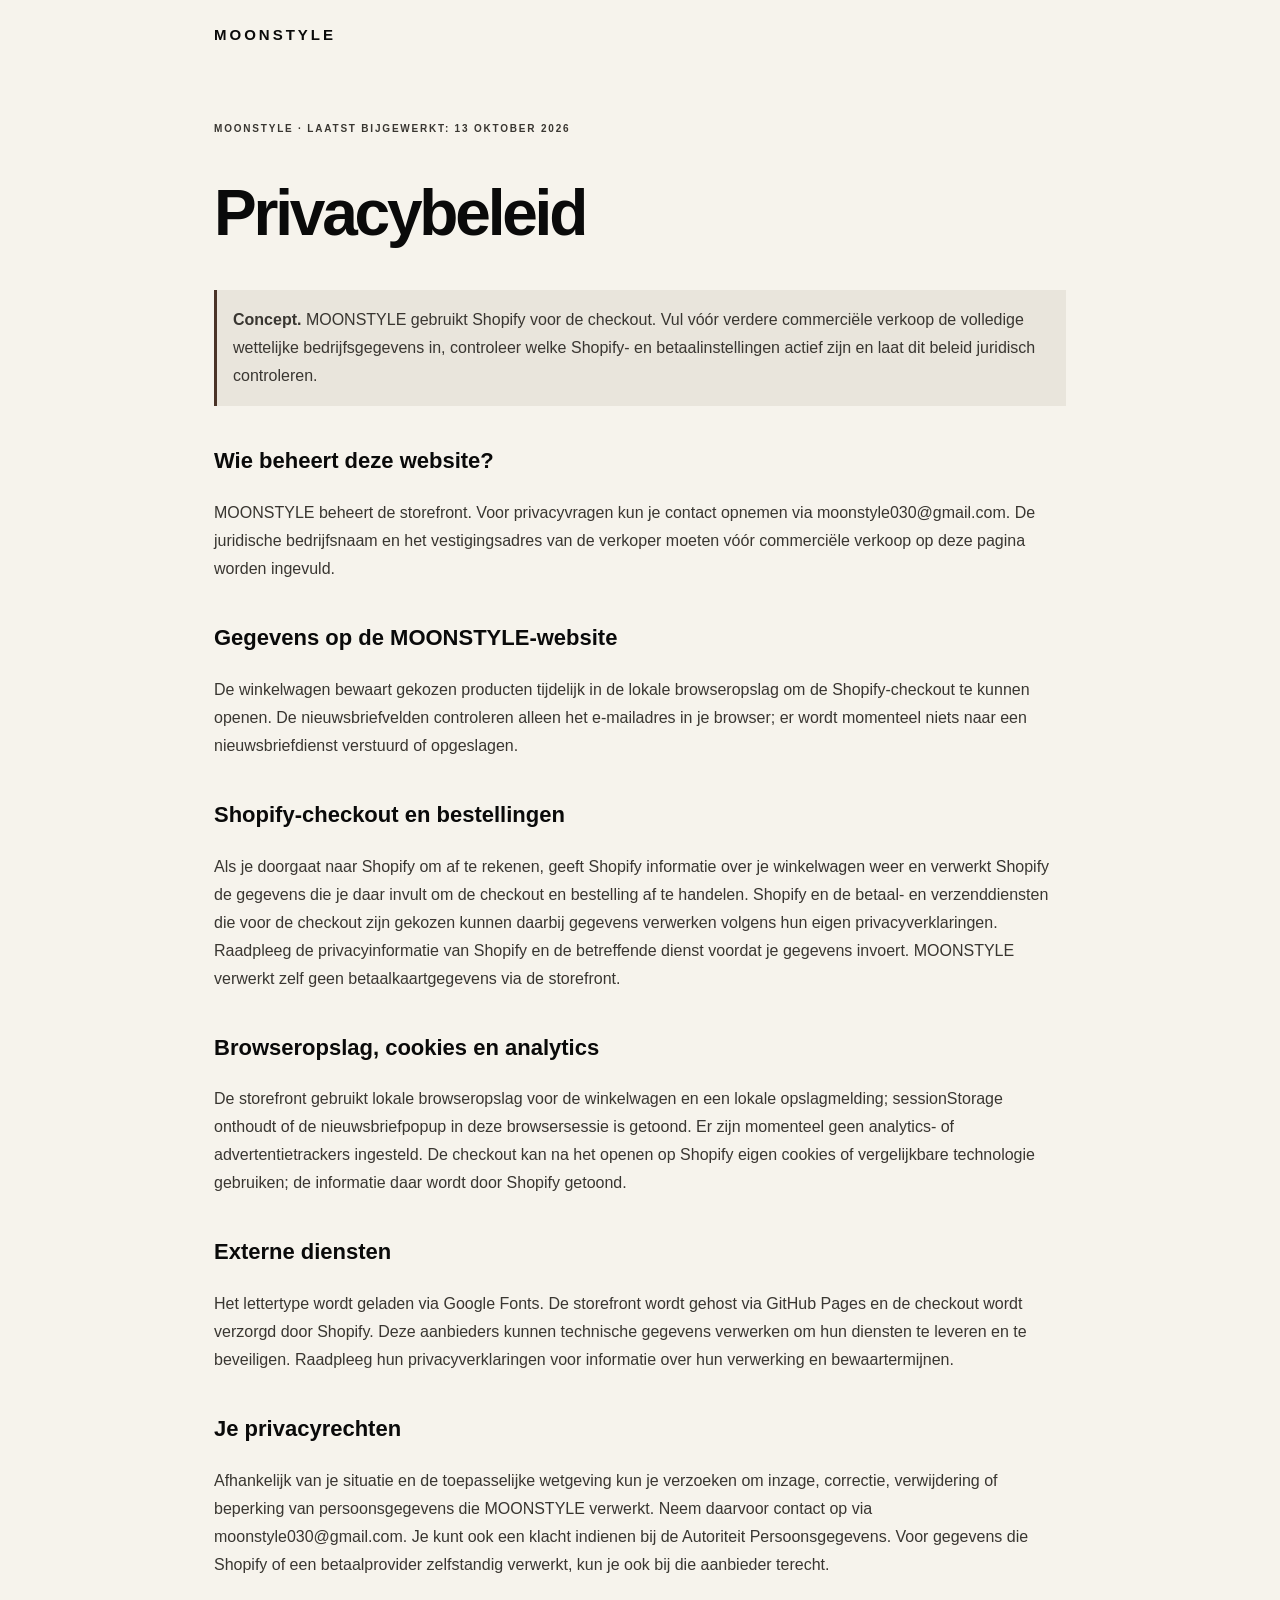
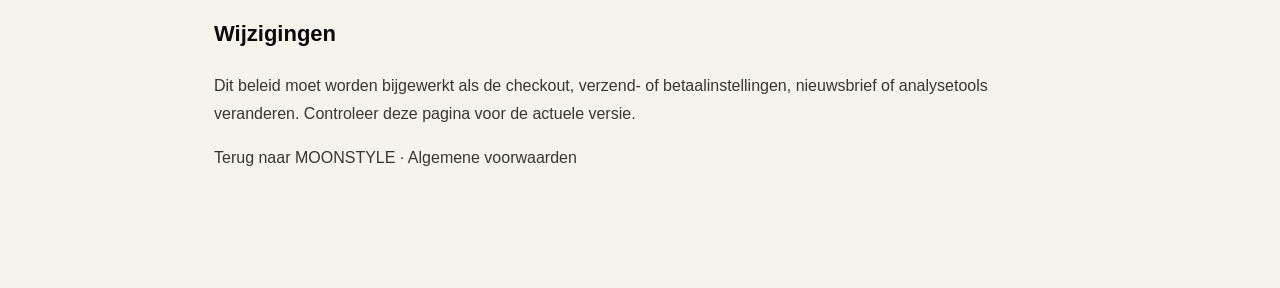
<file: privacy.html>
<!DOCTYPE html>
<html lang="nl">
<head>
  <meta charset="UTF-8">
  <meta name="viewport" content="width=device-width, initial-scale=1.0">
  <meta name="description" content="Lees hoe MOONSTYLE en Shopify omgaan met gegevens op de MOONSTYLE-webshop.">
  <title>Privacybeleid — MOONSTYLE</title>
  <link rel="canonical" href="https://moonstyle030-dev.github.io/moonstyle-store/privacy.html">
  <link rel="icon" type="image/png" href="assets/moonstyle%20logo.png">
  <link rel="stylesheet" href="styles.css?v=20261013-site-improvements">
</head>
<body>
  <header class="legal-header">
    <a class="footer-brand" href="index.html">MOONSTYLE</a>
  </header>
  <main class="legal-main">
    <p class="eyebrow">MOONSTYLE · Laatst bijgewerkt: 13 oktober 2026</p>
    <h1>Privacybeleid</h1>
    <p class="legal-note"><strong>Concept.</strong> MOONSTYLE gebruikt Shopify voor de checkout. Vul vóór verdere commerciële verkoop de volledige wettelijke bedrijfsgegevens in, controleer welke Shopify- en betaalinstellingen actief zijn en laat dit beleid juridisch controleren.</p>

    <h2>Wie beheert deze website?</h2>
    <p>MOONSTYLE beheert de storefront. Voor privacyvragen kun je contact opnemen via <a href="mailto:moonstyle030@gmail.com">moonstyle030@gmail.com</a>. De juridische bedrijfsnaam en het vestigingsadres van de verkoper moeten vóór commerciële verkoop op deze pagina worden ingevuld.</p>

    <h2>Gegevens op de MOONSTYLE-website</h2>
    <p>De winkelwagen bewaart gekozen producten tijdelijk in de lokale browseropslag om de Shopify-checkout te kunnen openen. De nieuwsbriefvelden controleren alleen het e-mailadres in je browser; er wordt momenteel niets naar een nieuwsbriefdienst verstuurd of opgeslagen.</p>

    <h2>Shopify-checkout en bestellingen</h2>
    <p>Als je doorgaat naar Shopify om af te rekenen, geeft Shopify informatie over je winkelwagen weer en verwerkt Shopify de gegevens die je daar invult om de checkout en bestelling af te handelen. Shopify en de betaal- en verzenddiensten die voor de checkout zijn gekozen kunnen daarbij gegevens verwerken volgens hun eigen privacyverklaringen. Raadpleeg de privacyinformatie van Shopify en de betreffende dienst voordat je gegevens invoert. MOONSTYLE verwerkt zelf geen betaalkaartgegevens via de storefront.</p>

    <h2>Browseropslag, cookies en analytics</h2>
    <p>De storefront gebruikt lokale browseropslag voor de winkelwagen en een lokale opslagmelding; sessionStorage onthoudt of de nieuwsbriefpopup in deze browsersessie is getoond. Er zijn momenteel geen analytics- of advertentietrackers ingesteld. De checkout kan na het openen op Shopify eigen cookies of vergelijkbare technologie gebruiken; de informatie daar wordt door Shopify getoond.</p>

    <h2>Externe diensten</h2>
    <p>Het lettertype wordt geladen via Google Fonts. De storefront wordt gehost via GitHub Pages en de checkout wordt verzorgd door Shopify. Deze aanbieders kunnen technische gegevens verwerken om hun diensten te leveren en te beveiligen. Raadpleeg hun privacyverklaringen voor informatie over hun verwerking en bewaartermijnen.</p>

    <h2>Je privacyrechten</h2>
    <p>Afhankelijk van je situatie en de toepasselijke wetgeving kun je verzoeken om inzage, correctie, verwijdering of beperking van persoonsgegevens die MOONSTYLE verwerkt. Neem daarvoor contact op via <a href="mailto:moonstyle030@gmail.com">moonstyle030@gmail.com</a>. Je kunt ook een klacht indienen bij de Autoriteit Persoonsgegevens. Voor gegevens die Shopify of een betaalprovider zelfstandig verwerkt, kun je ook bij die aanbieder terecht.</p>

    <h2>Wijzigingen</h2>
    <p>Dit beleid moet worden bijgewerkt als de checkout, verzend- of betaalinstellingen, nieuwsbrief of analysetools veranderen. Controleer deze pagina voor de actuele versie.</p>
    <p><a href="index.html">Terug naar MOONSTYLE</a> · <a href="terms.html">Algemene voorwaarden</a></p>
  </main>
</body>
</html>
</file>
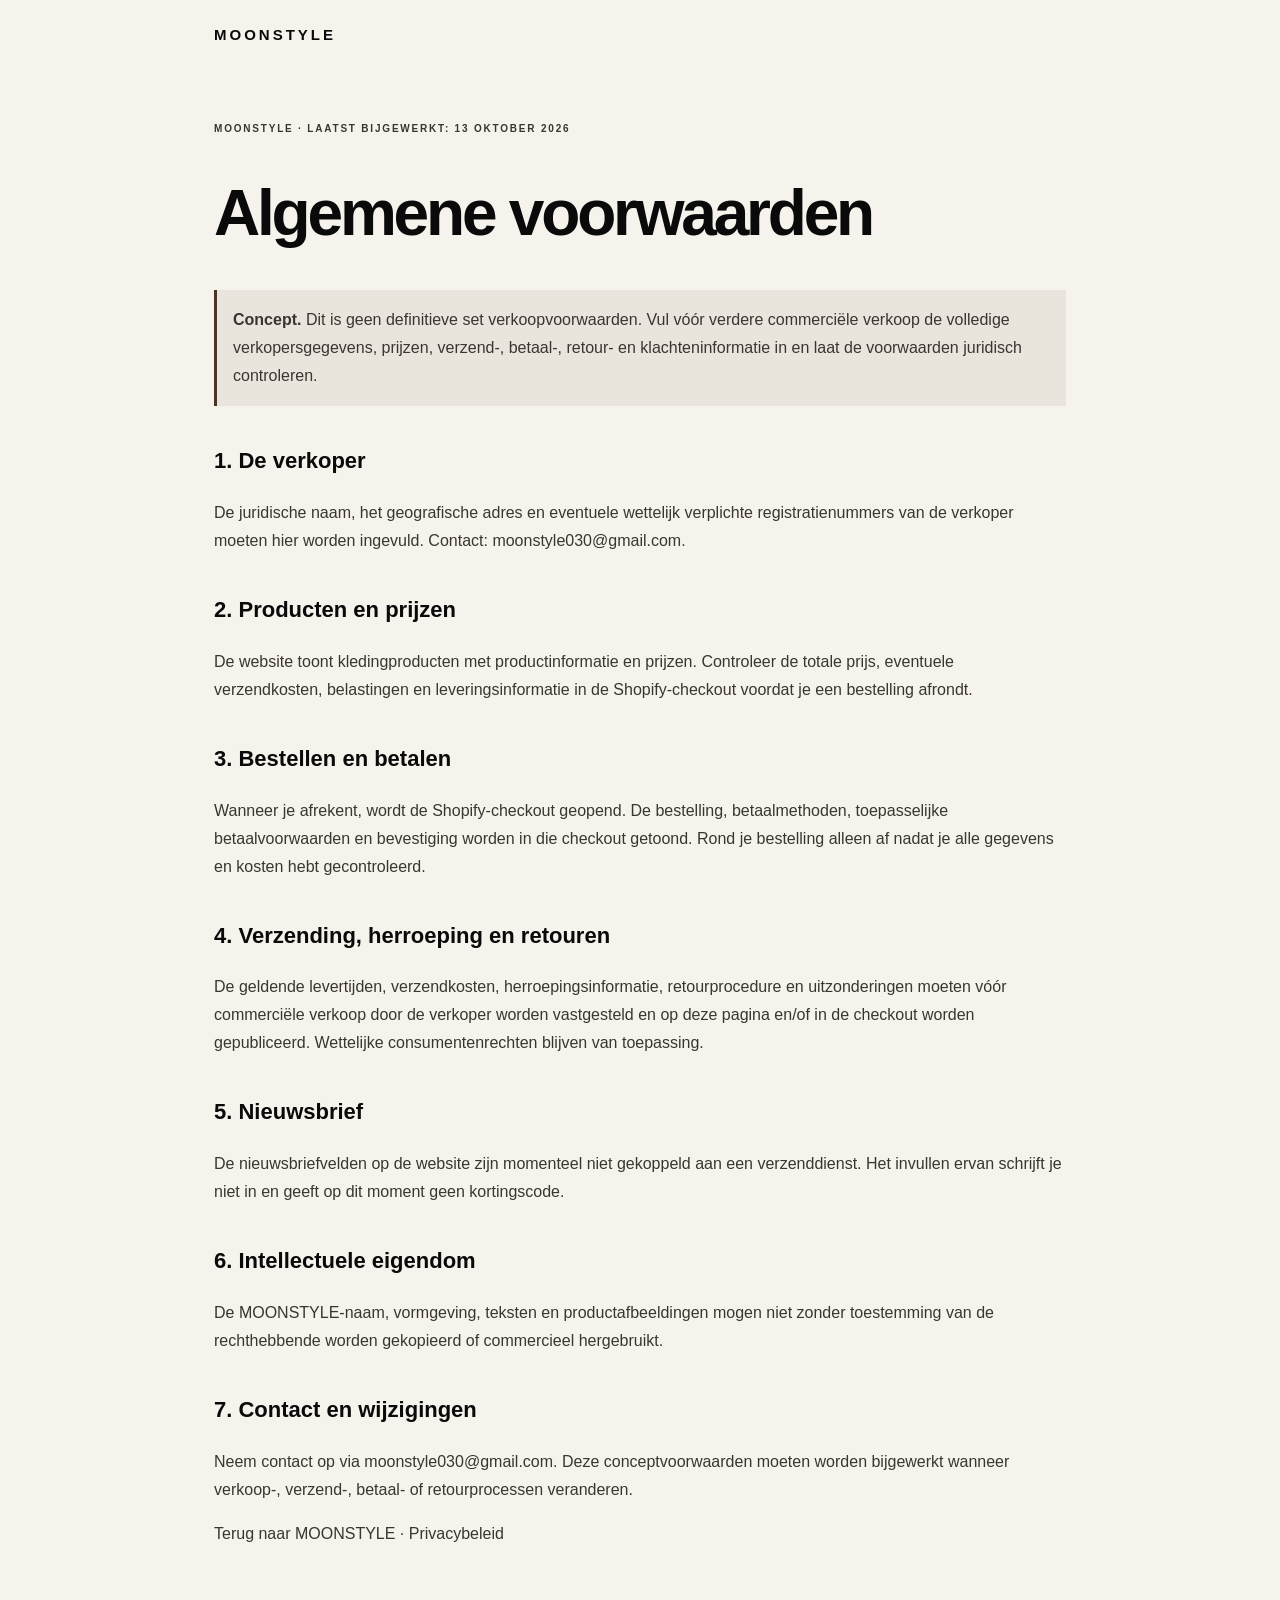
<file: terms.html>
<!DOCTYPE html>
<html lang="nl">
<head>
  <meta charset="UTF-8">
  <meta name="viewport" content="width=device-width, initial-scale=1.0">
  <meta name="description" content="Bekijk de concept algemene voorwaarden van de MOONSTYLE-webshop.">
  <title>Algemene voorwaarden — MOONSTYLE</title>
  <link rel="canonical" href="https://moonstyle030-dev.github.io/moonstyle-store/terms.html">
  <link rel="icon" type="image/png" href="assets/moonstyle%20logo.png">
  <link rel="stylesheet" href="styles.css?v=20261013-site-improvements">
</head>
<body>
  <header class="legal-header">
    <a class="footer-brand" href="index.html">MOONSTYLE</a>
  </header>
  <main class="legal-main">
    <p class="eyebrow">MOONSTYLE · Laatst bijgewerkt: 13 oktober 2026</p>
    <h1>Algemene voorwaarden</h1>
    <p class="legal-note"><strong>Concept.</strong> Dit is geen definitieve set verkoopvoorwaarden. Vul vóór verdere commerciële verkoop de volledige verkopersgegevens, prijzen, verzend-, betaal-, retour- en klachteninformatie in en laat de voorwaarden juridisch controleren.</p>

    <h2>1. De verkoper</h2>
    <p>De juridische naam, het geografische adres en eventuele wettelijk verplichte registratienummers van de verkoper moeten hier worden ingevuld. Contact: <a href="mailto:moonstyle030@gmail.com">moonstyle030@gmail.com</a>.</p>

    <h2>2. Producten en prijzen</h2>
    <p>De website toont kledingproducten met productinformatie en prijzen. Controleer de totale prijs, eventuele verzendkosten, belastingen en leveringsinformatie in de Shopify-checkout voordat je een bestelling afrondt.</p>

    <h2>3. Bestellen en betalen</h2>
    <p>Wanneer je afrekent, wordt de Shopify-checkout geopend. De bestelling, betaalmethoden, toepasselijke betaalvoorwaarden en bevestiging worden in die checkout getoond. Rond je bestelling alleen af nadat je alle gegevens en kosten hebt gecontroleerd.</p>

    <h2>4. Verzending, herroeping en retouren</h2>
    <p>De geldende levertijden, verzendkosten, herroepingsinformatie, retourprocedure en uitzonderingen moeten vóór commerciële verkoop door de verkoper worden vastgesteld en op deze pagina en/of in de checkout worden gepubliceerd. Wettelijke consumentenrechten blijven van toepassing.</p>

    <h2>5. Nieuwsbrief</h2>
    <p>De nieuwsbriefvelden op de website zijn momenteel niet gekoppeld aan een verzenddienst. Het invullen ervan schrijft je niet in en geeft op dit moment geen kortingscode.</p>

    <h2>6. Intellectuele eigendom</h2>
    <p>De MOONSTYLE-naam, vormgeving, teksten en productafbeeldingen mogen niet zonder toestemming van de rechthebbende worden gekopieerd of commercieel hergebruikt.</p>

    <h2>7. Contact en wijzigingen</h2>
    <p>Neem contact op via <a href="mailto:moonstyle030@gmail.com">moonstyle030@gmail.com</a>. Deze conceptvoorwaarden moeten worden bijgewerkt wanneer verkoop-, verzend-, betaal- of retourprocessen veranderen.</p>
    <p><a href="index.html">Terug naar MOONSTYLE</a> · <a href="privacy.html">Privacybeleid</a></p>
  </main>
</body>
</html>
</file>
<file: styles.css>
:root{

  --black:#0A0A0A;--brown:#4A3327;--cream:#F6F3EC;--stone:#D9D6D2;--white:#fff;

  --border:rgba(10,10,10,.12);--muted:#69655f;--max:1440px;

}

*{box-sizing:border-box}html{scroll-behavior:smooth}body{margin:0;background:var(--cream);color:var(--black);font-family:Inter,Helvetica,Arial,sans-serif;font-weight:400}a{text-decoration:none;color:inherit}button,input,select{font:inherit}button{cursor:pointer}.announcement{text-align:center;background:var(--black);color:#fff;padding:9px;font-size:10px;letter-spacing:.15em}

.site-header{height:72px;display:grid;grid-template-columns:1fr auto 1fr;align-items:center;padding:0 32px;border-bottom:1px solid var(--border);background:rgba(246,243,236,.92);backdrop-filter:blur(16px);position:sticky;top:0;z-index:20}.desktop-nav,.header-actions{display:flex;gap:25px;align-items:center}.desktop-nav a,.text-action,.cart-btn{font-size:12px;letter-spacing:.04em;background:none;border:0;padding:0}.header-actions{justify-content:flex-end}.cart-btn{background:var(--black);color:#fff;padding:10px 15px;border-radius:999px}.cart-count{opacity:.7}

/* LOGO */
.brand{
  display:flex;
  align-items:center;
  justify-content:center;
}

.brand img{
  width: 50px;
  height: 50px;
  object-fit:contain;
  display:block;
}

.mobile-menu-btn{display:none;background:none;border:0}

.hero{height:calc(100vh - 106px);min-height:620px;position:relative;overflow:hidden;background:#e7e4de}.hero-media,.hero-media img{position:absolute;inset:0;width:100%;height:100%;object-fit:cover}.hero-media img{object-position:center}.hero-overlay{position:absolute;inset:0;background:linear-gradient(90deg,rgba(0,0,0,.48),rgba(0,0,0,.03) 70%)}.hero-content{position:absolute;left:7vw;bottom:9vh;color:#fff;max-width:560px}.eyebrow{font-size:10px;letter-spacing:.18em;text-transform:uppercase;margin:0 0 16px;font-weight:600}.hero h1{font-size:clamp(54px,8vw,112px);line-height:.87;letter-spacing:-.06em;margin:0 0 25px}.hero h1 em{font-weight:300;font-style:normal}.hero-content>p:not(.eyebrow){font-size:14px;margin-bottom:30px}.btn{border:0;border-radius:999px;padding:14px 21px;font-size:12px;letter-spacing:.04em;display:inline-flex;align-items:center;gap:25px}.btn-light{background:#fff;color:var(--black)}.btn-dark{background:var(--black);color:#fff}.full{width:100%;justify-content:center}

.section{max-width:var(--max);margin:0 auto;padding:120px 40px}.section-head{display:flex;justify-content:space-between;align-items:end;margin-bottom:38px}.section-head h2,.about h2{font-size:clamp(42px,5vw,72px);letter-spacing:-.055em;line-height:.95;margin:0}.underlined{font-size:12px;border-bottom:1px solid currentColor;padding-bottom:5px}.product-grid{display:grid;grid-template-columns:repeat(3,1fr);gap:18px}.product-image{position:relative;overflow:hidden;background:#e5e2dc;aspect-ratio:4/5}.product-image img{width:100%;height:100%;object-fit:cover;transition:transform .7s ease,filter .5s}.product-card:hover .product-image img{transform:scale(1.025)}.product-tag{position:absolute;top:14px;left:14px;background:#fff;padding:7px 10px;font-size:9px;letter-spacing:.12em;text-transform:uppercase}.quick-add{position:absolute;left:12px;right:12px;bottom:12px;padding:12px;border:0;background:rgba(10,10,10,.92);color:#fff;border-radius:999px;opacity:0;transform:translateY(8px);transition:.25s}.product-card:hover .quick-add{opacity:1;transform:none}.product-meta{display:flex;justify-content:space-between;gap:15px;padding:15px 2px 0}.product-meta h3{font-size:13px;margin:0 0 6px;font-weight:500}.product-meta p,.product-meta strong{font-size:11px;color:var(--muted);margin:0}.product-meta strong{font-weight:500;color:var(--black)}
.outfit-section-label{grid-column:1/-1;padding-top:46px;border-top:1px solid var(--border)}
.outfit-section-label .eyebrow{margin-bottom:10px}
.outfit-section-label h3{font-size:clamp(28px,4vw,42px);letter-spacing:-.05em;margin:0 0 10px}
.outfit-section-label>p:last-child{margin:0;font-size:13px;color:var(--muted)}
.product-image.outfit-product-image>img{display:block;width:100%;height:100%;object-fit:cover;object-position:center}

.story{display:grid;grid-template-columns:1fr 1fr;align-items:center;gap:8vw;border-top:1px solid var(--border);border-bottom:1px solid var(--border)}.story-mark{display:flex;align-items:center;justify-content:center;position:relative;min-height:180px}.story-mark img{width:min(34vw,420px);height:auto;display:block;object-fit:contain;filter:drop-shadow(0 8px 18px rgba(0,0,0,.12))}.story-copy{max-width:520px}.story-copy h2{font-size:clamp(48px,6vw,88px);letter-spacing:-.06em;line-height:.88;margin:0 0 28px}.story-copy>p:not(.eyebrow){font-size:15px;line-height:1.8;color:#4e4a45;margin-bottom:30px}

.usp-section{display:grid;grid-template-columns:repeat(3,1fr);border-bottom:1px solid var(--border);max-width:var(--max);margin:auto}.usp{padding:65px 40px;border-right:1px solid var(--border)}.usp:last-child{border:0}.usp span{font-size:10px;color:var(--muted)}.usp h3{font-size:20px;margin:35px 0 10px;letter-spacing:-.03em}.usp p{font-size:12px;line-height:1.7;color:var(--muted);max-width:280px}

.shop-head{align-items:end}.filters{display:flex;gap:8px;flex-wrap:wrap}.filters select{border:1px solid var(--border);background:transparent;border-radius:999px;padding:10px 13px;font-size:11px}

.product-feature{display:grid;grid-template-columns:1.1fr .9fr;gap:7vw;align-items:center;background:#e9e5dc;max-width:none;padding-left:7vw;padding-right:7vw}.feature-image{aspect-ratio:1.15/1;overflow:hidden}.feature-image img{width:100%;height:100%;object-fit:cover}.feature-copy{max-width:520px}.feature-copy h2{font-size:clamp(45px,5vw,75px);letter-spacing:-.06em;line-height:.9;margin:0 0 25px}.feature-copy>p:not(.eyebrow){color:#55504a;line-height:1.8;font-size:14px}.price-line{display:flex;justify-content:space-between;border-top:1px solid var(--border);border-bottom:1px solid var(--border);padding:17px 0;margin:30px 0}.price-line strong{font-size:14px}.price-line span{font-size:11px;color:var(--muted)}.text-link{border:0;background:none;margin-left:18px;font-size:11px;border-bottom:1px solid;padding:0 0 4px}

.about{text-align:center;max-width:900px}.about h2{margin-bottom:35px}.about-text{max-width:600px;margin:auto;line-height:1.9;font-size:14px;color:#57534e}

footer{background:var(--black);color:#fff;padding:75px 40px 25px}.footer-top{max-width:var(--max);margin:auto;display:grid;grid-template-columns:1fr 1fr 1.3fr;gap:40px}.footer-brand{font-size:15px;font-weight:700;letter-spacing:.2em}.footer-top p{color:#aaa;margin-top:12px;font-size:12px}.footer-links{display:flex;flex-direction:column;gap:12px;font-size:12px}.newsletter form{display:flex;border-bottom:1px solid #555}.newsletter input{background:none;border:0;outline:0;color:#fff;padding:12px 0;flex:1;font-size:12px}.newsletter button{background:none;border:0;color:#fff}.footer-bottom{max-width:var(--max);margin:75px auto 0;padding-top:18px;border-top:1px solid #2d2d2d;display:flex;justify-content:space-between;font-size:9px;color:#777;letter-spacing:.08em}
footer .footer-bottom{color:#aaa}
.footer-cookie-settings{padding:0;border:0;background:none;color:inherit;text-align:left;font:inherit}
.faq{border-top:1px solid var(--border)}
.faq h2{font-size:clamp(42px,5vw,72px);letter-spacing:-.055em;margin:0 0 30px}
.faq-item{max-width:760px;padding:20px 0;border-top:1px solid var(--border)}
.faq-item h3{margin:0 0 8px;font-size:16px}
.faq-item p{margin:0;color:var(--muted);font-size:14px;line-height:1.7}
.form-status{min-height:1.4em;margin:8px 0 0;font-size:12px;line-height:1.5;color:inherit}
.form-honeypot{position:absolute!important;width:1px!important;height:1px!important;padding:0!important;margin:-1px!important;overflow:hidden!important;clip:rect(0,0,0,0)!important;white-space:nowrap!important;border:0!important}
.cookie-banner{position:fixed;left:20px;right:20px;bottom:20px;z-index:80;display:flex;align-items:center;justify-content:space-between;gap:24px;padding:22px 26px;background:var(--cream);color:var(--black);border:1px solid var(--border);box-shadow:0 12px 40px rgba(0,0,0,.2)}
.cookie-banner[hidden]{display:none}
.cookie-banner h2{margin:0 0 6px;font-size:16px}
.cookie-banner p{margin:0 0 6px;font-size:12px;line-height:1.6}
.cookie-banner a{font-size:12px;text-decoration:underline}
.cookie-banner .btn{flex-shrink:0}
.cookie-banner button:focus-visible,.footer-cookie-settings:focus-visible,a:focus-visible,button:focus-visible,input:focus-visible,select:focus-visible{outline:2px solid #704a35;outline-offset:3px}
.legal-header{max-width:900px;margin:0 auto;padding:26px 24px}
.legal-main{max-width:900px;margin:0 auto;padding:50px 24px 100px;line-height:1.75}
.legal-main h1{font-size:clamp(36px,6vw,64px);line-height:1.05;letter-spacing:-.05em}
.legal-main h2{margin-top:36px;font-size:22px}
.legal-main p,.legal-main li{color:#393631}
.legal-note{padding:16px;background:#e9e5dc;border-left:3px solid var(--brown)}

.overlay{position:fixed;inset:0;background:rgba(0,0,0,.4);opacity:0;pointer-events:none;transition:.25s;z-index:50}.overlay.open{opacity:1;pointer-events:auto}.drawer{margin-left:auto;width:min(460px,100%);height:100%;background:var(--cream);padding:35px;transform:translateX(100%);transition:.3s}.overlay.open .drawer{transform:none}.close{border:0;background:none;font-size:30px;float:right;line-height:1}.cart-items{margin:30px 0;min-height:120px}.cart-row{display:flex;gap:12px;border-bottom:1px solid var(--border);padding:14px 0}.cart-row img{width:70px;height:85px;object-fit:cover}.cart-row div{flex:1}.cart-row h4{margin:0 0 8px;font-size:12px}.cart-row p{margin:0;font-size:11px;color:var(--muted)}.remove{border:0;background:none;font-size:10px}.cart-total{border-top:1px solid var(--border);padding:18px 0;display:flex;justify-content:space-between}.micro{font-size:10px;line-height:1.6;color:var(--muted)}.search-modal,.modal{background:var(--cream);width:min(700px,calc(100% - 30px));padding:40px;margin:10vh auto;position:relative}.big-input{width:100%;border:0;border-bottom:1px solid var(--black);background:none;font-size:34px;outline:0;padding:15px 0}.modal table{width:100%;border-collapse:collapse;margin-top:25px;font-size:12px}.modal th,.modal td{text-align:left;padding:12px;border-bottom:1px solid var(--border)}.newsletter-popup{position:fixed;right:24px;bottom:24px;width:min(390px,calc(100% - 48px));background:var(--cream);padding:35px;box-shadow:0 20px 60px rgba(0,0,0,.2);z-index:60;transform:translateY(130%);transition:.4s}.newsletter-popup.show{transform:none}.newsletter-popup h2{font-size:35px;letter-spacing:-.05em;margin:0 0 10px}.newsletter-popup p{font-size:12px;line-height:1.6;color:#5b5751}.newsletter-popup form{display:flex;gap:8px;flex-direction:column}.newsletter-popup input{padding:13px;border:1px solid var(--border);background:transparent}
#variantOverlay .modal{max-width:460px}
#variantTitle{margin:0 0 12px;letter-spacing:-.04em}
#variantForm{display:grid;gap:12px;margin-top:24px}
#variantForm label{font-size:12px}
#variantSize{width:100%;padding:13px;border:1px solid var(--border);background:transparent}
#variantStatus,#checkoutStatus{min-height:16px}

.product-image img,.feature-image img,.hero-media img{cursor:zoom-in}
.image-viewer{position:fixed;inset:0;width:min(92vw,1000px);max-width:none;max-height:92vh;margin:auto;padding:52px 20px 20px;border:0;border-radius:8px;background:var(--cream);color:var(--black);overflow:auto;text-align:center}
.image-viewer[open]{display:grid;justify-items:center;align-content:center;gap:12px}
.image-viewer::backdrop{background:rgba(0,0,0,.82)}
.image-viewer img{display:block;max-width:100%;max-height:calc(88vh - 100px);width:auto;height:auto;object-fit:contain}
.image-viewer-caption{margin:0;font-size:12px;letter-spacing:.04em}
.image-viewer-close{position:absolute;top:10px;right:16px;border:0;background:none;color:var(--black);font-size:32px;line-height:1}
.image-viewer-close:focus-visible,.product-image img:focus-visible,.feature-image img:focus-visible,.hero-media img:focus-visible{outline:2px solid var(--black);outline-offset:3px}
.hero-overlay{pointer-events:none}

.brown-tint img{filter:sepia(.28) saturate(.72) brightness(.82)}.mobile-menu{display:none}

@media(max-width:850px){

  .site-header{
    grid-template-columns:40px 1fr 40px;
    padding:0 18px
  }

  .desktop-nav,.header-actions .text-action{
    display:none
  }

  .mobile-menu-btn{
    display:block
  }

  .header-actions{
    gap:0
  }

  .cart-btn{
    font-size:10px;
    padding:9px 10px
  }

  /* LOGO MOBILE */
  .brand{
    justify-content:center;
  }

  .brand img{
    width:120px;
  }

  .hero{min-height:570px}.hero-content{left:24px;bottom:45px}.section{padding:80px 20px}.product-grid{grid-template-columns:repeat(2,1fr);gap:12px}.product-meta{display:block}.product-meta strong{display:block;margin-top:8px}.story{grid-template-columns:1fr;gap:30px}.story-mark{font-size:210px}.story-copy{padding-bottom:20px}.usp-section{grid-template-columns:1fr}.usp{border-right:0;border-bottom:1px solid var(--border);padding:35px 20px}.product-feature{grid-template-columns:1fr;padding:0}.feature-copy{padding:50px 20px 70px}.footer-top{grid-template-columns:1fr}.footer-bottom{flex-direction:column;gap:12px}.filters{width:100%}.filters select{flex:1}.shop-head{display:block}.shop-head h2{margin-bottom:20px}.quick-add{opacity:1;transform:none}.mobile-menu{position:fixed;top:106px;left:0;right:0;background:var(--cream);z-index:19;padding:20px;display:none;flex-direction:column;gap:18px;border-bottom:1px solid var(--border)}.mobile-menu.open{display:flex}
  .cookie-banner{left:12px;right:12px;bottom:12px;align-items:flex-start;flex-direction:column;padding:18px}
  .cookie-banner .btn{width:100%;justify-content:center}
  .legal-header{padding:20px}
  .legal-main{padding:30px 20px 70px}
}
</file>
